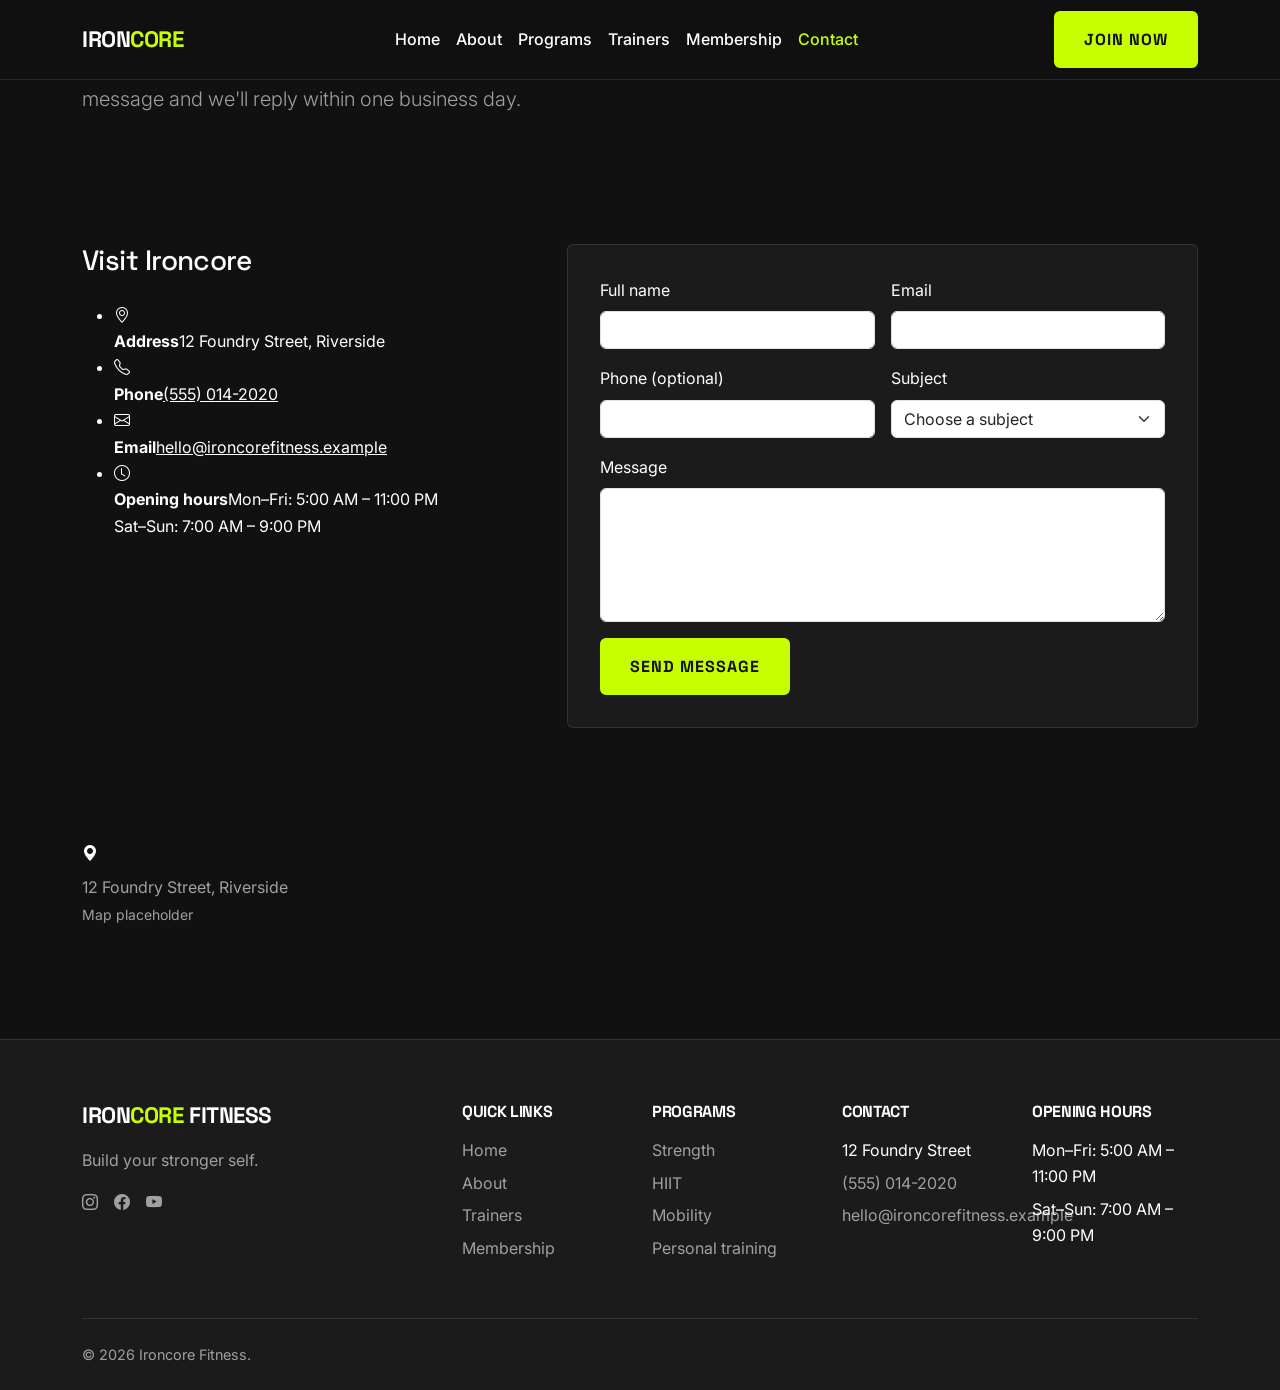
<file: contact.html>
<!DOCTYPE html>
<html lang="en">
<head>
  <meta charset="UTF-8">
  <meta name="viewport" content="width=device-width, initial-scale=1">
  <title>Contact | Ironcore Fitness</title>
  <meta name="description" content="Visit, call or message Ironcore Fitness.">
  <link rel="preconnect" href="https://fonts.googleapis.com">
  <link rel="preconnect" href="https://fonts.gstatic.com" crossorigin>
  <link href="https://fonts.googleapis.com/css2?family=Inter:wght@400;500;600&family=Space+Grotesk:wght@500;700&display=swap" rel="stylesheet">
  <link href="https://cdn.jsdelivr.net/npm/bootstrap@5.3.3/dist/css/bootstrap.min.css" rel="stylesheet">
  <link href="https://cdn.jsdelivr.net/npm/bootstrap-icons@1.11.3/font/bootstrap-icons.min.css" rel="stylesheet">
  <link href="style.css" rel="stylesheet">
</head>
<body>

<nav class="navbar navbar-expand-lg fixed-top ic-nav show-bg" aria-label="Main navigation">
  <div class="container">
    <a class="navbar-brand" href="index.html">IRON<span>CORE</span></a>
    <button class="navbar-toggler" type="button" data-bs-toggle="collapse" data-bs-target="#mainNav" aria-controls="mainNav" aria-expanded="false" aria-label="Toggle navigation"><span class="navbar-toggler-icon"></span></button>
    <div class="collapse navbar-collapse" id="mainNav">
      <ul class="navbar-nav mx-auto">
        <li class="nav-item"><a class="nav-link" href="index.html">Home</a></li>
        <li class="nav-item"><a class="nav-link" href="about.html">About</a></li>
        <li class="nav-item"><a class="nav-link" href="programs.html">Programs</a></li>
        <li class="nav-item"><a class="nav-link" href="trainers.html">Trainers</a></li>
        <li class="nav-item"><a class="nav-link" href="membership.html">Membership</a></li>
        <li class="nav-item"><a class="nav-link" href="contact.html">Contact</a></li>
      </ul>
      <a href="membership.html" class="btn btn-ic">JOIN NOW</a>
    </div>
  </div>
</nav>
<nav class="navbar navbar-expand-lg fixed-top ic-nav show-bg" aria-label="Main navigation">
  <div class="container">
    <a class="navbar-brand" href="index.html">IRON<span>CORE</span></a>
    <button class="navbar-toggler" type="button" data-bs-toggle="collapse" data-bs-target="#mainNav" aria-controls="mainNav" aria-expanded="false" aria-label="Toggle navigation"><span class="navbar-toggler-icon"></span></button>
    <div class="collapse navbar-collapse" id="mainNav">
      <ul class="navbar-nav mx-auto">
        <li class="nav-item"><a class="nav-link" href="index.html">Home</a></li>
        <li class="nav-item"><a class="nav-link" href="about.html">About</a></li>
        <li class="nav-item"><a class="nav-link" href="programs.html">Programs</a></li>
        <li class="nav-item"><a class="nav-link" href="trainers.html">Trainers</a></li>
        <li class="nav-item"><a class="nav-link" href="membership.html">Membership</a></li>
        <li class="nav-item"><a class="nav-link" href="contact.html">Contact</a></li>
      </ul>
      <a href="membership.html" class="btn btn-ic">JOIN NOW</a>
    </div>
  </div>
</nav>

<main>
  <header class="page-hero">
    <div class="container">
      <h1>Contact.</h1>
      <p class="lead col-lg-6">Questions about membership, classes or training? Send a message and we'll reply within one business day.</p>
    </div>
  </header>

  <section>
    <div class="container"><div class="row g-5">
      <div class="col-lg-5">
        <h2 class="h3 mb-4">Visit Ironcore</h2>
        <ul class="contact-info">
          <li><i class="bi bi-geo-alt"></i><div><strong>Address</strong>12 Foundry Street, Riverside</div></li>
          <li><i class="bi bi-telephone"></i><div><strong>Phone</strong><a href="tel:+15550142020">(555) 014-2020</a></div></li>
          <li><i class="bi bi-envelope"></i><div><strong>Email</strong><a href="mailto:hello@ironcorefitness.example">hello@ironcorefitness.example</a></div></li>
          <li><i class="bi bi-clock"></i><div><strong>Opening hours</strong>Mon–Fri: 5:00 AM – 11:00 PM<br>Sat–Sun: 7:00 AM – 9:00 PM</div></li>
        </ul>
      </div>
      <div class="col-lg-7">
        <div id="contactSuccess" class="alert alert-success d-none" role="alert" tabindex="-1">Message sent. Thanks for reaching out, we'll be in touch soon.</div>
        <form id="contactForm" novalidate class="ic-card">
          <div class="row g-3">
            <div class="col-md-6"><label for="cName" class="form-label">Full name</label><input id="cName" name="fullName" type="text" class="form-control" autocomplete="name"><div class="invalid-feedback">Enter your full name.</div></div>
            <div class="col-md-6"><label for="cEmail" class="form-label">Email</label><input id="cEmail" name="email" type="email" class="form-control" autocomplete="email"><div class="invalid-feedback">Enter a valid email address.</div></div>
            <div class="col-md-6"><label for="cPhone" class="form-label">Phone (optional)</label><input id="cPhone" name="phone" type="tel" class="form-control" autocomplete="tel"><div class="invalid-feedback">Enter a valid phone number.</div></div>
            <div class="col-md-6"><label for="cSubject" class="form-label">Subject</label><select id="cSubject" name="subject" class="form-select"><option value="">Choose a subject</option><option>Membership</option><option>Personal training</option><option>Classes</option><option>Something else</option></select><div class="invalid-feedback">Choose a subject.</div></div>
            <div class="col-12"><label for="cMessage" class="form-label">Message</label><textarea id="cMessage" name="message" rows="5" class="form-control"></textarea><div class="invalid-feedback">Write at least 10 characters.</div></div>
            <div class="col-12"><button type="submit" class="btn btn-ic">SEND MESSAGE</button></div>
          </div>
        </form>
      </div>
    </div></div>
  </section>

  <section style="padding-top:0">
    <div class="container">
      <div class="map-placeholder" role="img" aria-label="Map placeholder showing the gym location"><div><i class="bi bi-geo-alt-fill"></i><p class="mb-0 mt-2">12 Foundry Street, Riverside<br><small>Map placeholder</small></p></div></div>
    </div>
  </section>
</main>

<footer class="ic-footer">
  <div class="container">
    <div class="row g-4">
      <div class="col-lg-4"><a class="navbar-brand text-decoration-none" href="index.html" style="font-size:1.4rem;color:#fff">IRON<span style="color:var(--ic-accent)">CORE</span> FITNESS</a><p class="mt-3">Build your stronger self.</p>
        <a href="#" class="me-3" aria-label="Instagram"><i class="bi bi-instagram"></i></a><a href="#" class="me-3" aria-label="Facebook"><i class="bi bi-facebook"></i></a><a href="#" aria-label="YouTube"><i class="bi bi-youtube"></i></a></div>
      <div class="col-6 col-lg-2"><h4>Quick links</h4><ul><li><a href="index.html">Home</a></li><li><a href="about.html">About</a></li><li><a href="trainers.html">Trainers</a></li><li><a href="membership.html">Membership</a></li></ul></div>
      <div class="col-6 col-lg-2"><h4>Programs</h4><ul><li><a href="programs.html">Strength</a></li><li><a href="programs.html">HIIT</a></li><li><a href="programs.html">Mobility</a></li><li><a href="programs.html">Personal training</a></li></ul></div>
      <div class="col-md-6 col-lg-2"><h4>Contact</h4><ul><li>12 Foundry Street</li><li><a href="tel:+15550142020">(555) 014-2020</a></li><li><a href="mailto:hello@ironcorefitness.example">hello@ironcorefitness.example</a></li></ul></div>
      <div class="col-md-6 col-lg-2"><h4>Opening hours</h4><ul><li>Mon–Fri: 5:00 AM – 11:00 PM</li><li>Sat–Sun: 7:00 AM – 9:00 PM</li></ul></div>
    </div>
    <div class="footer-bottom">&copy; 2026 Ironcore Fitness.</div>
  </div>
</footer>

<button id="backToTop" aria-label="Back to top"><i class="bi bi-arrow-up"></i></button>

<script src="https://cdn.jsdelivr.net/npm/bootstrap@5.3.3/dist/js/bootstrap.bundle.min.js"></script>
<script src="script.js"></script>
</body>
</html>
</file>
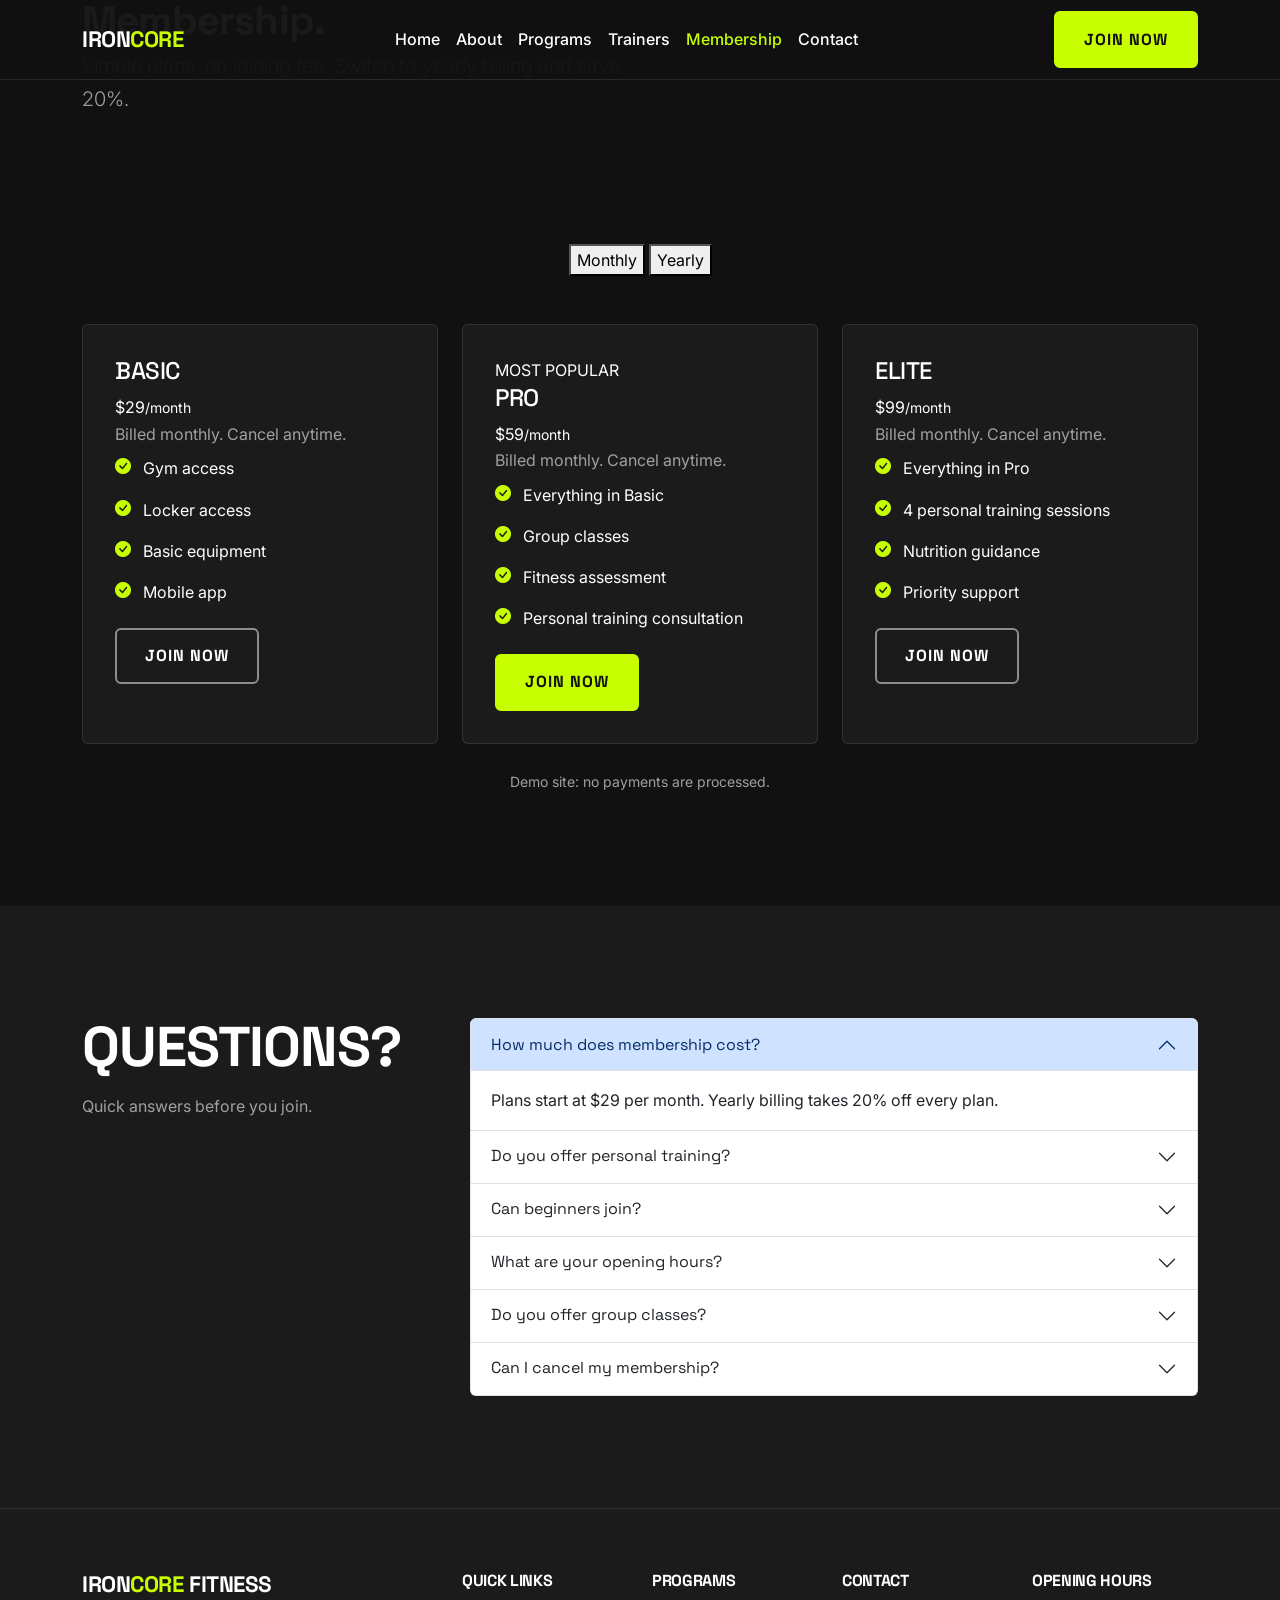
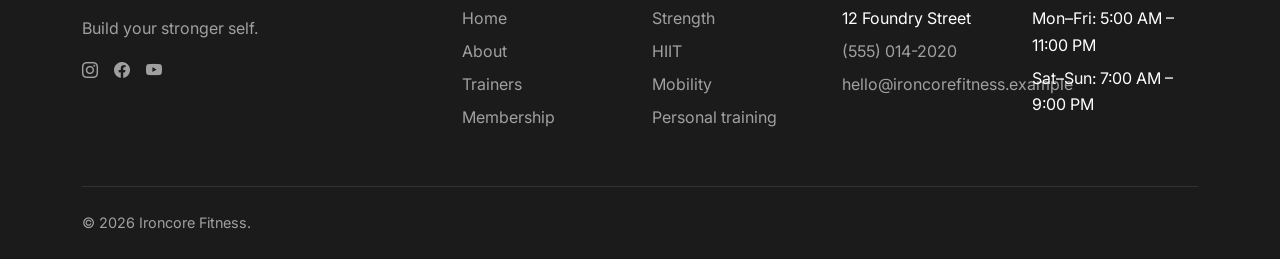
<file: membership.html>
<!DOCTYPE html>
<html lang="en">
<head>
  <meta charset="UTF-8">
  <meta name="viewport" content="width=device-width, initial-scale=1">
  <title>Membership | Ironcore Fitness</title>
  <meta name="description" content="Choose a Basic, Pro or Elite membership at Ironcore Fitness. Save with yearly billing.">
  <link rel="preconnect" href="https://fonts.googleapis.com">
  <link rel="preconnect" href="https://fonts.gstatic.com" crossorigin>
  <link href="https://fonts.googleapis.com/css2?family=Inter:wght@400;500;600&family=Space+Grotesk:wght@500;700&display=swap" rel="stylesheet">
  <link href="https://cdn.jsdelivr.net/npm/bootstrap@5.3.3/dist/css/bootstrap.min.css" rel="stylesheet">
  <link href="https://cdn.jsdelivr.net/npm/bootstrap-icons@1.11.3/font/bootstrap-icons.min.css" rel="stylesheet">
  <link href="style.css" rel="stylesheet">
</head>
<body>

<nav class="navbar navbar-expand-lg fixed-top ic-nav show-bg" aria-label="Main navigation">
  <div class="container">
    <a class="navbar-brand" href="index.html">IRON<span>CORE</span></a>
    <button class="navbar-toggler" type="button" data-bs-toggle="collapse" data-bs-target="#mainNav" aria-controls="mainNav" aria-expanded="false" aria-label="Toggle navigation"><span class="navbar-toggler-icon"></span></button>
    <div class="collapse navbar-collapse" id="mainNav">
      <ul class="navbar-nav mx-auto">
        <li class="nav-item"><a class="nav-link" href="index.html">Home</a></li>
        <li class="nav-item"><a class="nav-link" href="about.html">About</a></li>
        <li class="nav-item"><a class="nav-link" href="programs.html">Programs</a></li>
        <li class="nav-item"><a class="nav-link" href="trainers.html">Trainers</a></li>
        <li class="nav-item"><a class="nav-link" href="membership.html">Membership</a></li>
        <li class="nav-item"><a class="nav-link" href="contact.html">Contact</a></li>
      </ul>
      <button class="btn btn-ic" data-bs-toggle="modal" data-bs-target="#joinModal" data-plan="Pro">JOIN NOW</button>
    </div>
  </div>
</nav>

<main>
  <header class="page-hero">
    <div class="container">
      <h1>Membership.</h1>
      <p class="lead col-lg-6">Simple plans, no joining fee. Switch to yearly billing and save 20%.</p>
    </div>
  </header>

  <section>
    <div class="container">
      <div class="text-center mb-5">
        <div class="billing-toggle" role="group" aria-label="Billing period">
          <button class="active" data-billing="monthly" aria-pressed="true">Monthly</button>
          <button data-billing="yearly" aria-pressed="false">Yearly</button>
        </div>
      </div>

      <div class="row g-4 align-items-stretch">
        <div class="col-md-6 col-lg-4">
          <article class="ic-card price-card" data-monthly="29" data-yearly="23" data-total="278" data-save="70">
            <h2 class="h4">BASIC</h2>
            <div class="price">$<span class="amount">29</span><small>/month</small></div>
            <p class="billing-note mb-0">Billed monthly. Cancel anytime.</p>
            <ul class="check-list"><li>Gym access</li><li>Locker access</li><li>Basic equipment</li><li>Mobile app</li></ul>
            <button class="btn btn-ic-outline" data-bs-toggle="modal" data-bs-target="#joinModal" data-plan="Basic">JOIN NOW</button>
          </article>
        </div>
        <div class="col-md-6 col-lg-4">
          <article class="ic-card price-card featured" data-monthly="59" data-yearly="47" data-total="566" data-save="142">
            <span class="flag">MOST POPULAR</span>
            <h2 class="h4">PRO</h2>
            <div class="price">$<span class="amount">59</span><small>/month</small></div>
            <p class="billing-note mb-0">Billed monthly. Cancel anytime.</p>
            <ul class="check-list"><li>Everything in Basic</li><li>Group classes</li><li>Fitness assessment</li><li>Personal training consultation</li></ul>
            <button class="btn btn-ic" data-bs-toggle="modal" data-bs-target="#joinModal" data-plan="Pro">JOIN NOW</button>
          </article>
        </div>
        <div class="col-md-6 col-lg-4 mx-md-auto mx-lg-0">
          <article class="ic-card price-card" data-monthly="99" data-yearly="79" data-total="950" data-save="238">
            <h2 class="h4">ELITE</h2>
            <div class="price">$<span class="amount">99</span><small>/month</small></div>
            <p class="billing-note mb-0">Billed monthly. Cancel anytime.</p>
            <ul class="check-list"><li>Everything in Pro</li><li>4 personal training sessions</li><li>Nutrition guidance</li><li>Priority support</li></ul>
            <button class="btn btn-ic-outline" data-bs-toggle="modal" data-bs-target="#joinModal" data-plan="Elite">JOIN NOW</button>
          </article>
        </div>
      </div>
      <p class="text-center mt-4 mb-0"><small>Demo site: no payments are processed.</small></p>
    </div>
  </section>

  <section style="background:var(--ic-surface)">
    <div class="container"><div class="row g-5">
      <div class="col-lg-4"><h2 class="section-title">Questions?</h2><p>Quick answers before you join.</p></div>
      <div class="col-lg-8">
        <div class="accordion" id="faq">
          <div class="accordion-item"><h3 class="accordion-header"><button class="accordion-button" type="button" data-bs-toggle="collapse" data-bs-target="#f1" aria-expanded="true" aria-controls="f1">How much does membership cost?</button></h3><div id="f1" class="accordion-collapse collapse show" data-bs-parent="#faq"><div class="accordion-body">Plans start at $29 per month. Yearly billing takes 20% off every plan.</div></div></div>
          <div class="accordion-item"><h3 class="accordion-header"><button class="accordion-button collapsed" type="button" data-bs-toggle="collapse" data-bs-target="#f2" aria-expanded="false" aria-controls="f2">Do you offer personal training?</button></h3><div id="f2" class="accordion-collapse collapse" data-bs-parent="#faq"><div class="accordion-body">Yes. Elite includes four sessions a month, and any member can book sessions separately.</div></div></div>
          <div class="accordion-item"><h3 class="accordion-header"><button class="accordion-button collapsed" type="button" data-bs-toggle="collapse" data-bs-target="#f3" aria-expanded="false" aria-controls="f3">Can beginners join?</button></h3><div id="f3" class="accordion-collapse collapse" data-bs-parent="#faq"><div class="accordion-body">Absolutely. Pro and Elite start with a fitness assessment, and our coaches will show you around.</div></div></div>
          <div class="accordion-item"><h3 class="accordion-header"><button class="accordion-button collapsed" type="button" data-bs-toggle="collapse" data-bs-target="#f4" aria-expanded="false" aria-controls="f4">What are your opening hours?</button></h3><div id="f4" class="accordion-collapse collapse" data-bs-parent="#faq"><div class="accordion-body">Monday to Friday 5:00 AM – 11:00 PM, Saturday and Sunday 7:00 AM – 9:00 PM.</div></div></div>
          <div class="accordion-item"><h3 class="accordion-header"><button class="accordion-button collapsed" type="button" data-bs-toggle="collapse" data-bs-target="#f5" aria-expanded="false" aria-controls="f5">Do you offer group classes?</button></h3><div id="f5" class="accordion-collapse collapse" data-bs-parent="#faq"><div class="accordion-body">More than 50 a week, from HIIT and boxing to mobility. Classes are included with Pro and Elite.</div></div></div>
          <div class="accordion-item"><h3 class="accordion-header"><button class="accordion-button collapsed" type="button" data-bs-toggle="collapse" data-bs-target="#f6" aria-expanded="false" aria-controls="f6">Can I cancel my membership?</button></h3><div id="f6" class="accordion-collapse collapse" data-bs-parent="#faq"><div class="accordion-body">Monthly members can cancel anytime with 30 days' notice. Yearly plans are paid upfront.</div></div></div>
        </div>
      </div>
    </div></div>
  </section>
</main>

<!-- Join modal (frontend only) -->
<div class="modal fade" id="joinModal" tabindex="-1" aria-labelledby="joinTitle" aria-hidden="true">
  <div class="modal-dialog modal-dialog-centered">
    <div class="modal-content">
      <div class="modal-header"><h2 class="modal-title h4" id="joinTitle">Join Ironcore</h2><button type="button" class="btn-close btn-close-white" data-bs-dismiss="modal" aria-label="Close"></button></div>
      <form novalidate>
        <div class="modal-body">
          <div class="mb-3"><label for="jmName" class="form-label">Full name</label><input id="jmName" name="fullName" type="text" class="form-control" autocomplete="name"><div class="invalid-feedback">Enter your full name.</div></div>
          <div class="mb-3"><label for="jmEmail" class="form-label">Email</label><input id="jmEmail" name="email" type="email" class="form-control" autocomplete="email"><div class="invalid-feedback">Enter a valid email address.</div></div>
          <div class="mb-3"><label for="jmPhone" class="form-label">Phone</label><input id="jmPhone" name="phone" type="tel" class="form-control" autocomplete="tel"><div class="invalid-feedback">Enter a valid phone number.</div></div>
          <div><label for="jmPlan" class="form-label">Plan</label><select id="jmPlan" name="plan" class="form-select"><option>Basic</option><option selected>Pro</option><option>Elite</option></select></div>
        </div>
        <div class="modal-footer"><button type="submit" class="btn btn-ic">SEND MY INTEREST</button></div>
      </form>
    </div>
  </div>
</div>

<div class="toast-container position-fixed bottom-0 start-0 p-3">
  <div id="successToast" class="toast text-bg-dark border-0" role="status" aria-live="polite" aria-atomic="true">
    <div class="toast-body"><i class="bi bi-check-circle-fill" style="color:var(--ic-accent)"></i> Thanks! A coach will contact you within one business day.</div>
  </div>
</div>

<footer class="ic-footer">
  <div class="container">
    <div class="row g-4">
      <div class="col-lg-4"><a class="navbar-brand text-decoration-none" href="index.html" style="font-size:1.4rem;color:#fff">IRON<span style="color:var(--ic-accent)">CORE</span> FITNESS</a><p class="mt-3">Build your stronger self.</p>
        <a href="#" class="me-3" aria-label="Instagram"><i class="bi bi-instagram"></i></a><a href="#" class="me-3" aria-label="Facebook"><i class="bi bi-facebook"></i></a><a href="#" aria-label="YouTube"><i class="bi bi-youtube"></i></a></div>
      <div class="col-6 col-lg-2"><h4>Quick links</h4><ul><li><a href="index.html">Home</a></li><li><a href="about.html">About</a></li><li><a href="trainers.html">Trainers</a></li><li><a href="membership.html">Membership</a></li></ul></div>
      <div class="col-6 col-lg-2"><h4>Programs</h4><ul><li><a href="programs.html">Strength</a></li><li><a href="programs.html">HIIT</a></li><li><a href="programs.html">Mobility</a></li><li><a href="programs.html">Personal training</a></li></ul></div>
      <div class="col-md-6 col-lg-2"><h4>Contact</h4><ul><li>12 Foundry Street</li><li><a href="tel:+15550142020">(555) 014-2020</a></li><li><a href="mailto:hello@ironcorefitness.example">hello@ironcorefitness.example</a></li></ul></div>
      <div class="col-md-6 col-lg-2"><h4>Opening hours</h4><ul><li>Mon–Fri: 5:00 AM – 11:00 PM</li><li>Sat–Sun: 7:00 AM – 9:00 PM</li></ul></div>
    </div>
    <div class="footer-bottom">&copy; 2026 Ironcore Fitness.</div>
  </div>
</footer>

<button id="backToTop" aria-label="Back to top"><i class="bi bi-arrow-up"></i></button>

<script src="https://cdn.jsdelivr.net/npm/bootstrap@5.3.3/dist/js/bootstrap.bundle.min.js"></script>
<script src="script.js"></script>
</body>
</html>
</file>
<file: style.css>
/* IRONCORE FITNESS — design system */
:root {
  --ic-bg: #111111;
  --ic-surface: #1b1b1b;
  --ic-accent: #c8ff00;
  --ic-text: #ffffff;
  --ic-muted: #a0a0a0;
  --ic-line: rgba(255, 255, 255, 0.1);
  --ic-radius: 6px;
  --ic-ease: 0.3s ease;
}

html { scroll-behavior: smooth; }
body {
  background: var(--ic-bg);
  color: var(--ic-text);
  font-family: "Inter", system-ui, sans-serif;
  line-height: 1.65;
}
h1, h2, h3, h4, .navbar-brand {
  font-family: "Space Grotesk", sans-serif;
  font-weight: 700;
  letter-spacing: -0.02em;
  line-height: 1.05;
}
p, .text-muted-ic { color: var(--ic-muted); }
a { color: inherit; }
:focus-visible { outline: 3px solid var(--ic-accent); outline-offset: 3px; }
section { padding: 5rem 0; }
@media (min-width: 992px) { section { padding: 7rem 0; } }

/* Buttons */
.btn-ic, .btn-ic-outline {
  font-family: "Space Grotesk", sans-serif;
  font-weight: 700;
  letter-spacing: 0.06em;
  padding: 0.9rem 1.75rem;
  border-radius: var(--ic-radius);
  border: 2px solid var(--ic-accent);
  transition: transform var(--ic-ease), background var(--ic-ease), color var(--ic-ease);
}
.btn-ic { background: var(--ic-accent); color: #111; }
.btn-ic:hover { background: #fff; border-color: #fff; color: #111; transform: translateY(-2px); }
.btn-ic-outline { background: transparent; color: #fff; border-color: rgba(255,255,255,.5); }
.btn-ic-outline:hover { border-color: var(--ic-accent); color: var(--ic-accent); transform: translateY(-2px); }

/* Navbar */
.ic-nav { padding: 1.25rem 0; transition: background var(--ic-ease), padding var(--ic-ease); }
.ic-nav.scrolled, .ic-nav.show-bg { background: rgba(17,17,17,.96); padding: .7rem 0; border-bottom: 1px solid var(--ic-line); }
.ic-nav .navbar-brand { font-size: 1.4rem; color: #fff; }
.ic-nav .navbar-brand span { color: var(--ic-accent); }
.ic-nav .nav-link { color: #fff; font-weight: 500; padding: .5rem 1rem; position: relative; }
.ic-nav .nav-link:hover, .ic-nav .nav-link.active { color: var(--ic-accent); }
.ic-nav .navbar-toggler { border-color: var(--ic-line); }
.ic-nav .navbar-toggler-icon { filter: invert(1); }
@media (max-width: 991.98px) {
  .ic-nav .navbar-collapse { background: var(--ic-bg); padding: 1rem; margin-top: .75rem; border: 1px solid var(--ic-line); border-radius: var(--ic-radius); }
}

/* Hero */
.hero {
  min-height: 100vh; display: flex; align-items: center; padding-top: 7rem; position: relative;
  background: linear-gradient(90deg, rgba(17,17,17,.92) 15%, rgba(17,17,17,.45)),
    url("https://images.unsplash.com/photo-1534438327276-14e5300c3a48?auto=format&fit=crop&w=1800&q=70") center / cover, var(--ic-surface);
}
.hero h1 { font-size: clamp(3rem, 9vw, 7rem); text-transform: uppercase; margin-bottom: 1.5rem; }
.hero .lead { max-width: 34rem; font-size: 1.15rem; margin-bottom: 2rem; }
.hero-stats { display: flex; flex-wrap: wrap; gap: 2rem; margin-top: 3.5rem; padding-top: 1.5rem; border-top: 1px solid var(--ic-line); max-width: 36rem; }
.hero-stats strong { display: block; font-family: "Space Grotesk"; font-size: 1.75rem; color: var(--ic-accent); }
.hero-stats small { color: var(--ic-muted); }

/* Section headings, badges */
.section-title { font-size: clamp(2rem, 5vw, 3.5rem); text-transform: uppercase; margin-bottom: 1rem; }
.ic-badge { display: inline-block; padding: .3rem .8rem; border: 1px solid var(--ic-accent); color: var(--ic-accent); border-radius: 50rem; font-size: .8rem; font-weight: 600; letter-spacing: .08em; margin-bottom: 1rem; }

/* Stats */
.stats-band { background: var(--ic-surface); padding: 3.5rem 0; }
.stat-number { font-family: "Space Grotesk"; font-size: clamp(2.25rem, 5vw, 3.5rem); font-weight: 700; color: var(--ic-accent); line-height: 1; }

/* Cards */
.ic-card { background: var(--ic-surface); border: 1px solid var(--ic-line); border-radius: var(--ic-radius); padding: 2rem; height: 100%; transition: transform var(--ic-ease), border-color var(--ic-ease); }
.ic-card:hover { transform: translateY(-6px); border-color: var(--ic-accent); }
.ic-card i.icon { font-size: 2rem; color: var(--ic-accent); }
.ic-card h3 { font-size: 1.4rem; margin: 1rem 0 .5rem; text-transform: uppercase; }
.link-arrow { color: #fff; font-weight: 600; text-decoration: none; border-bottom: 2px solid var(--ic-accent); }
.link-arrow:hover { color: var(--ic-accent); }

/* Media */
.img-frame { overflow: hidden; border-radius: var(--ic-radius); background: var(--ic-surface); }
.img-frame img { width: 100%; height: 100%; object-fit: cover; aspect-ratio: 4 / 5; transition: transform .6s ease; }
.img-frame:hover img { transform: scale(1.06); }
.check-list { list-style: none; padding: 0; }
.check-list li { padding: .4rem 0; }
.check-list li::before { content: "\F26A"; font-family: "bootstrap-icons"; color: var(--ic-accent); margin-right: .75rem; }

/* Why choose us */
.why-row { display: flex; gap: 1.5rem; padding: 1.5rem 0; border-top: 1px solid var(--ic-line); }
.why-row .num { font-family: "Space Grotesk"; font-size: 2.5rem; font-weight: 700; color: var(--ic-accent); min-width: 4rem; }
.why-row h3 { font-size: 1.35rem; margin-bottom: .25rem; }

/* Trainers */
.trainer .img-frame { margin-bottom: 1rem; }
.trainer .social a { color: var(--ic-muted); margin-right: .75rem; font-size: 1.1rem; transition: color var(--ic-ease); }
.trainer .social a:hover { color: var(--ic-accent); }

/* Testimonials */
.stars { color: var(--ic-accent); }
.avatar { width: 48px; height: 48px; border-radius: 50%; background: var(--ic-accent); color: #111; font-weight: 700; display: grid; place-items: center; font-family: "Space Grotesk"; }

/* CTA */
.cta-band { background: var(--ic-surface); text-align: center; }
.cta-band.dark { background: var(--ic-bg); border-top: 1px solid var(--ic-line); }

/* Footer */
.ic-footer { background: var(--ic-surface); padding: 4rem 0 1.5rem; border-top: 1px solid var(--ic-line); }
.ic-footer h4 { font-size: 1rem; text-transform: uppercase; margin-bottom: 1rem; }
.ic-footer ul { list-style: none; padding: 0; }
.ic-footer li { margin-bottom: .4rem; }
.ic-footer a { color: var(--ic-muted); text-decoration: none; transition: color var(--ic-ease); }
.ic-footer a:hover { color: var(--ic-accent); }
.footer-bottom { border-top: 1px solid var(--ic-line); margin-top: 2.5rem; padding-top: 1.5rem; color: var(--ic-muted); font-size: .9rem; }

/* Back to top */
#backToTop { position: fixed; right: 1.25rem; bottom: 1.25rem; width: 46px; height: 46px; border: 0; border-radius: 50%; background: var(--ic-accent); color: #111; font-size: 1.2rem; opacity: 0; pointer-events: none; transition: opacity var(--ic-ease), transform var(--ic-ease); z-index: 1000; }
#backToTop.visible { opacity: 1; pointer-events: auto; }
#backToTop:hover { transform: translateY(-3px); }

/* Scroll reveal */
.reveal { opacity: 0; transform: translateY(24px); transition: opacity .7s ease, transform .7s ease; }
.reveal.in-view { opacity: 1; transform: none; }

/* Filter bar (used by Programs and Trainers) */
.filter-bar .btn { border-radius: 50rem; margin: 0 .25rem .5rem 0; }
.filter-bar .btn.active { background: var(--ic-accent); color: #111; border-color: var(--ic-accent); }
.filter-item.is-hidden { display: none; }

@media (prefers-reduced-motion: reduce) {
  html { scroll-behavior: auto; }
  *, *::before, *::after { transition: none !important; animation: none !important; }
  .reveal { opacity: 1; transform: none; }
}
</file>
